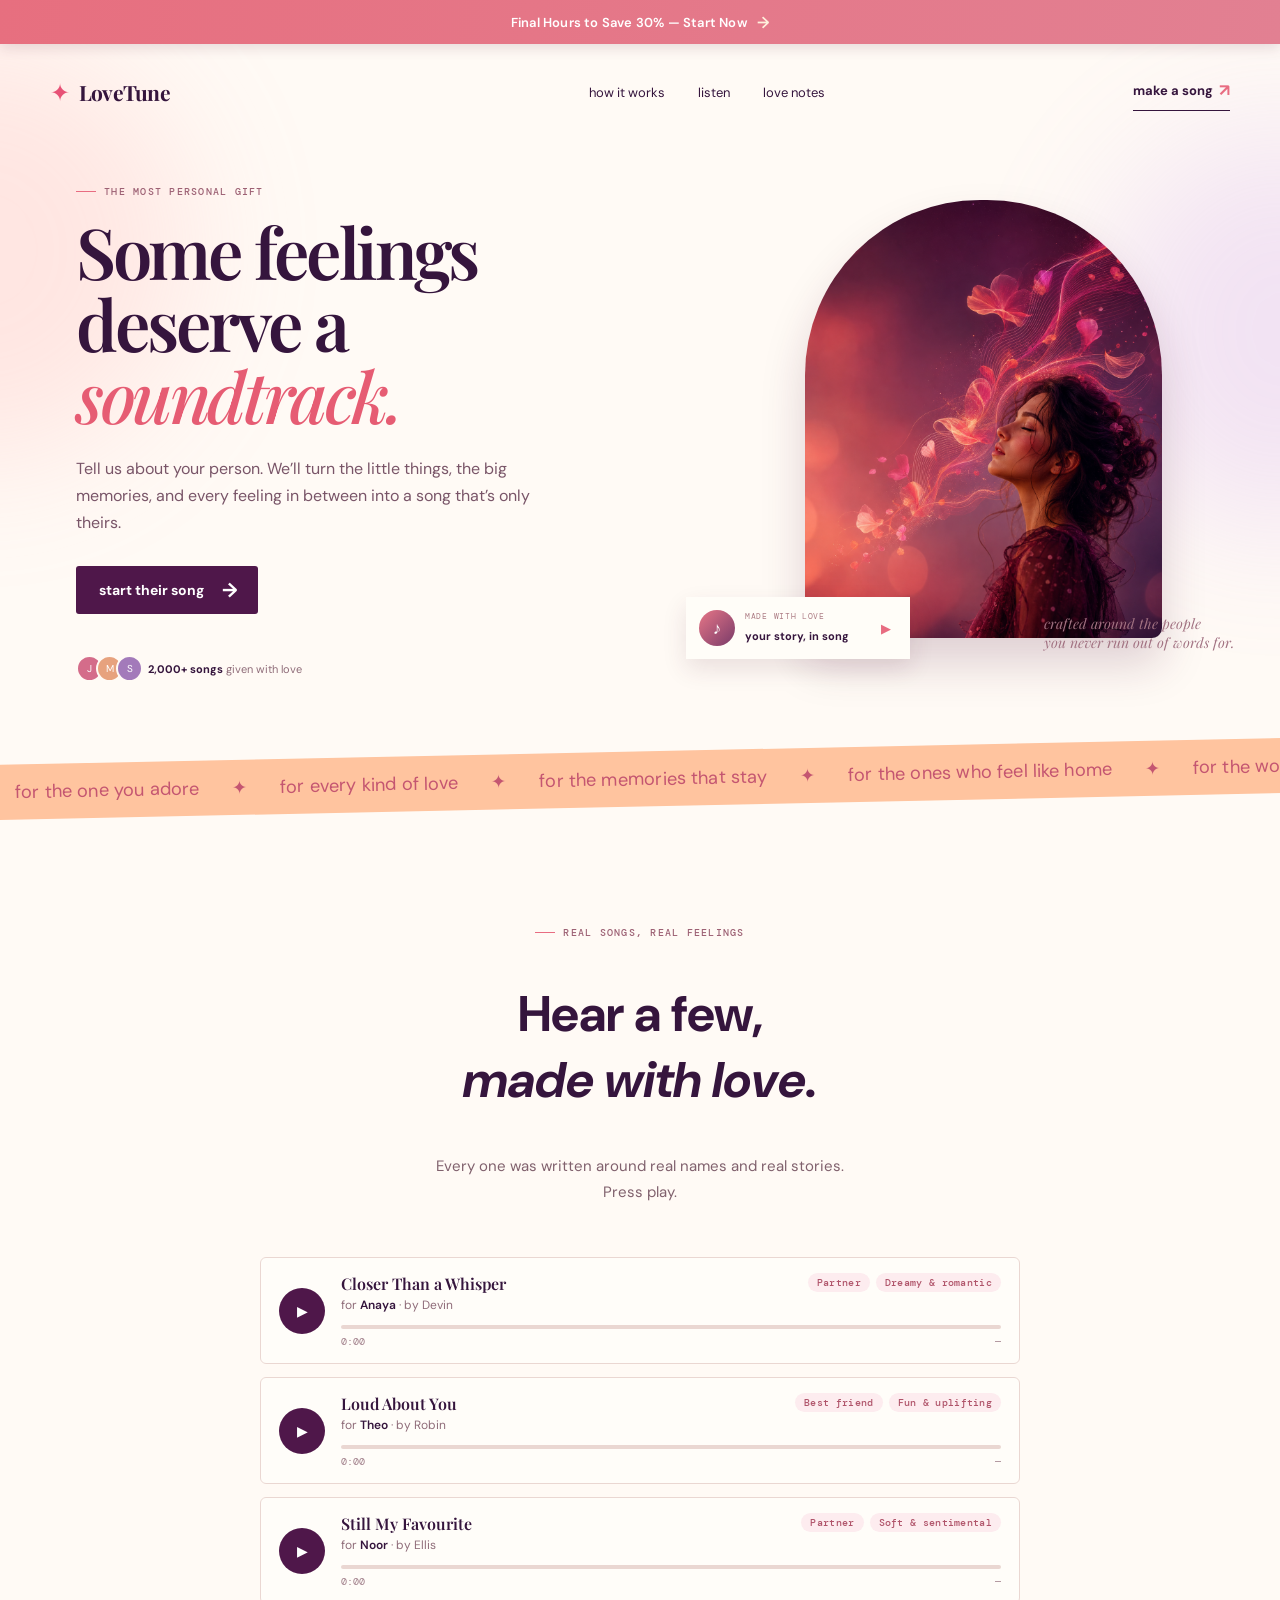
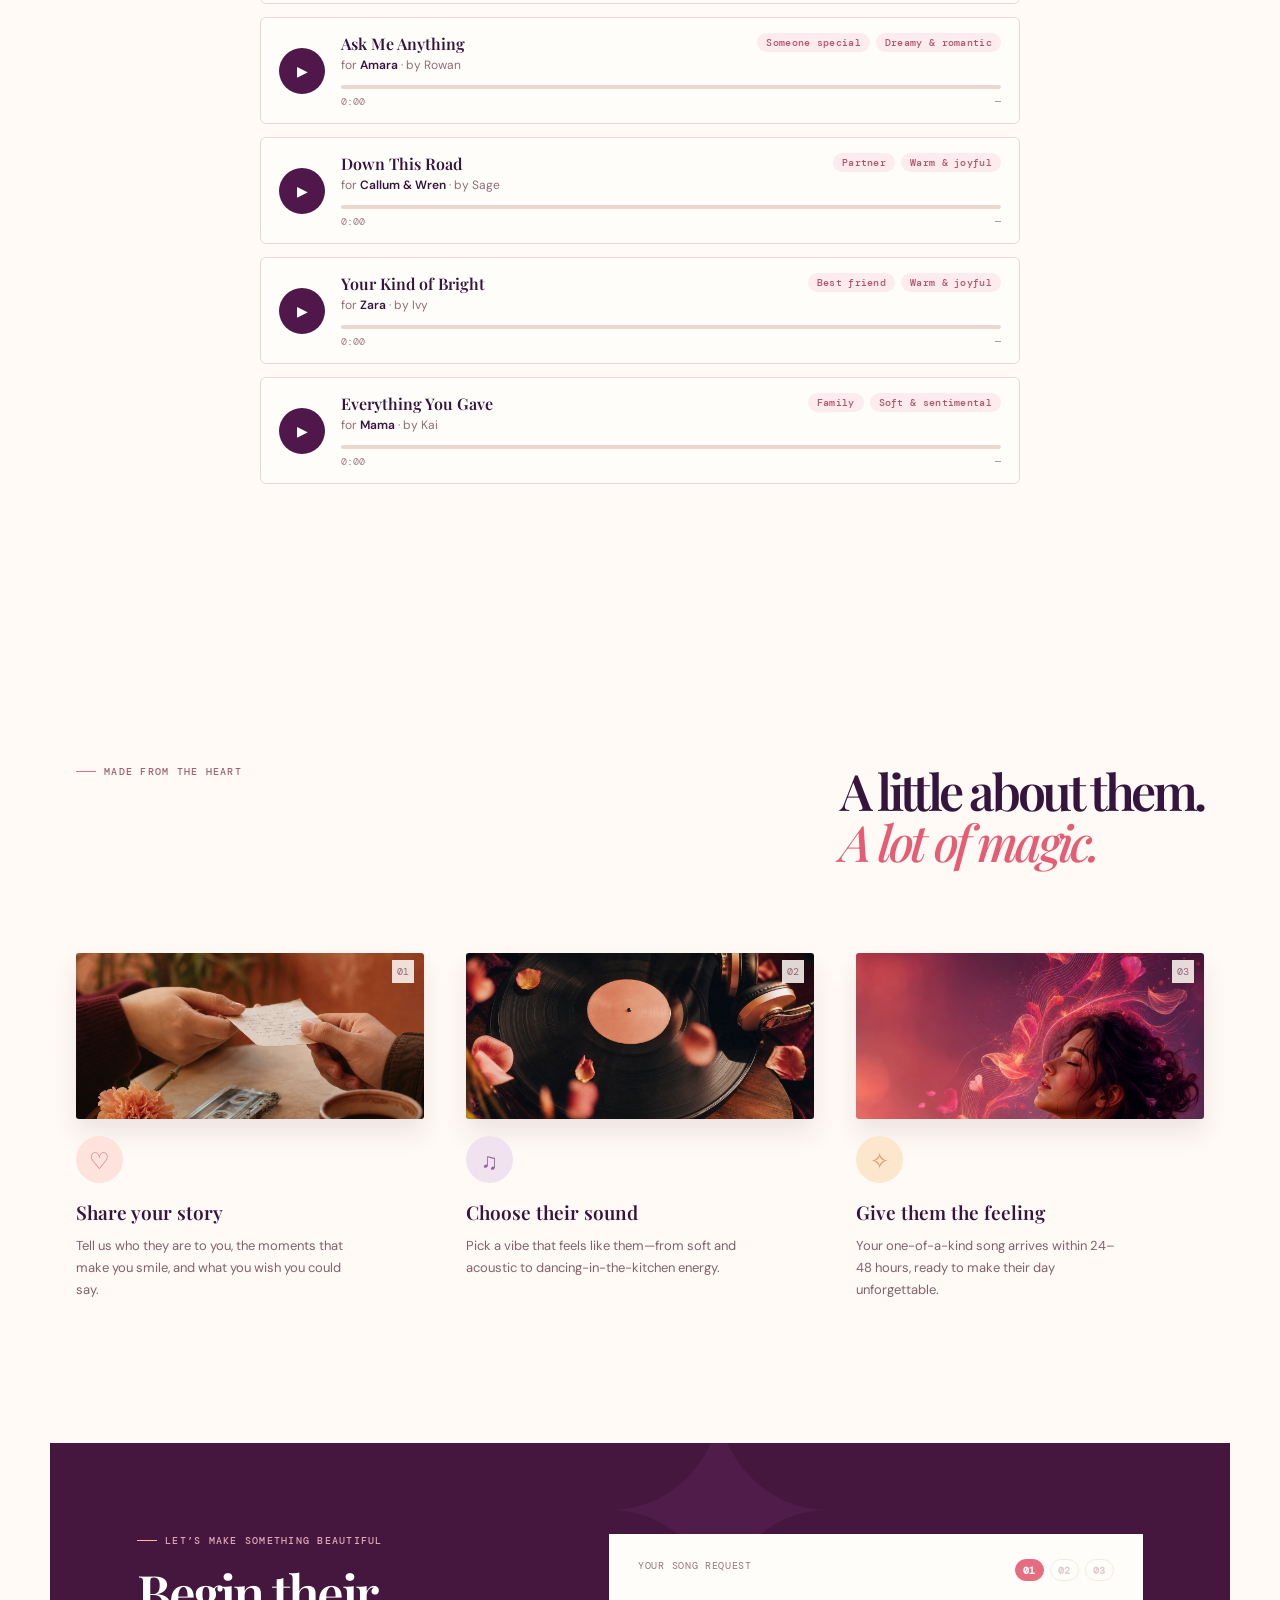
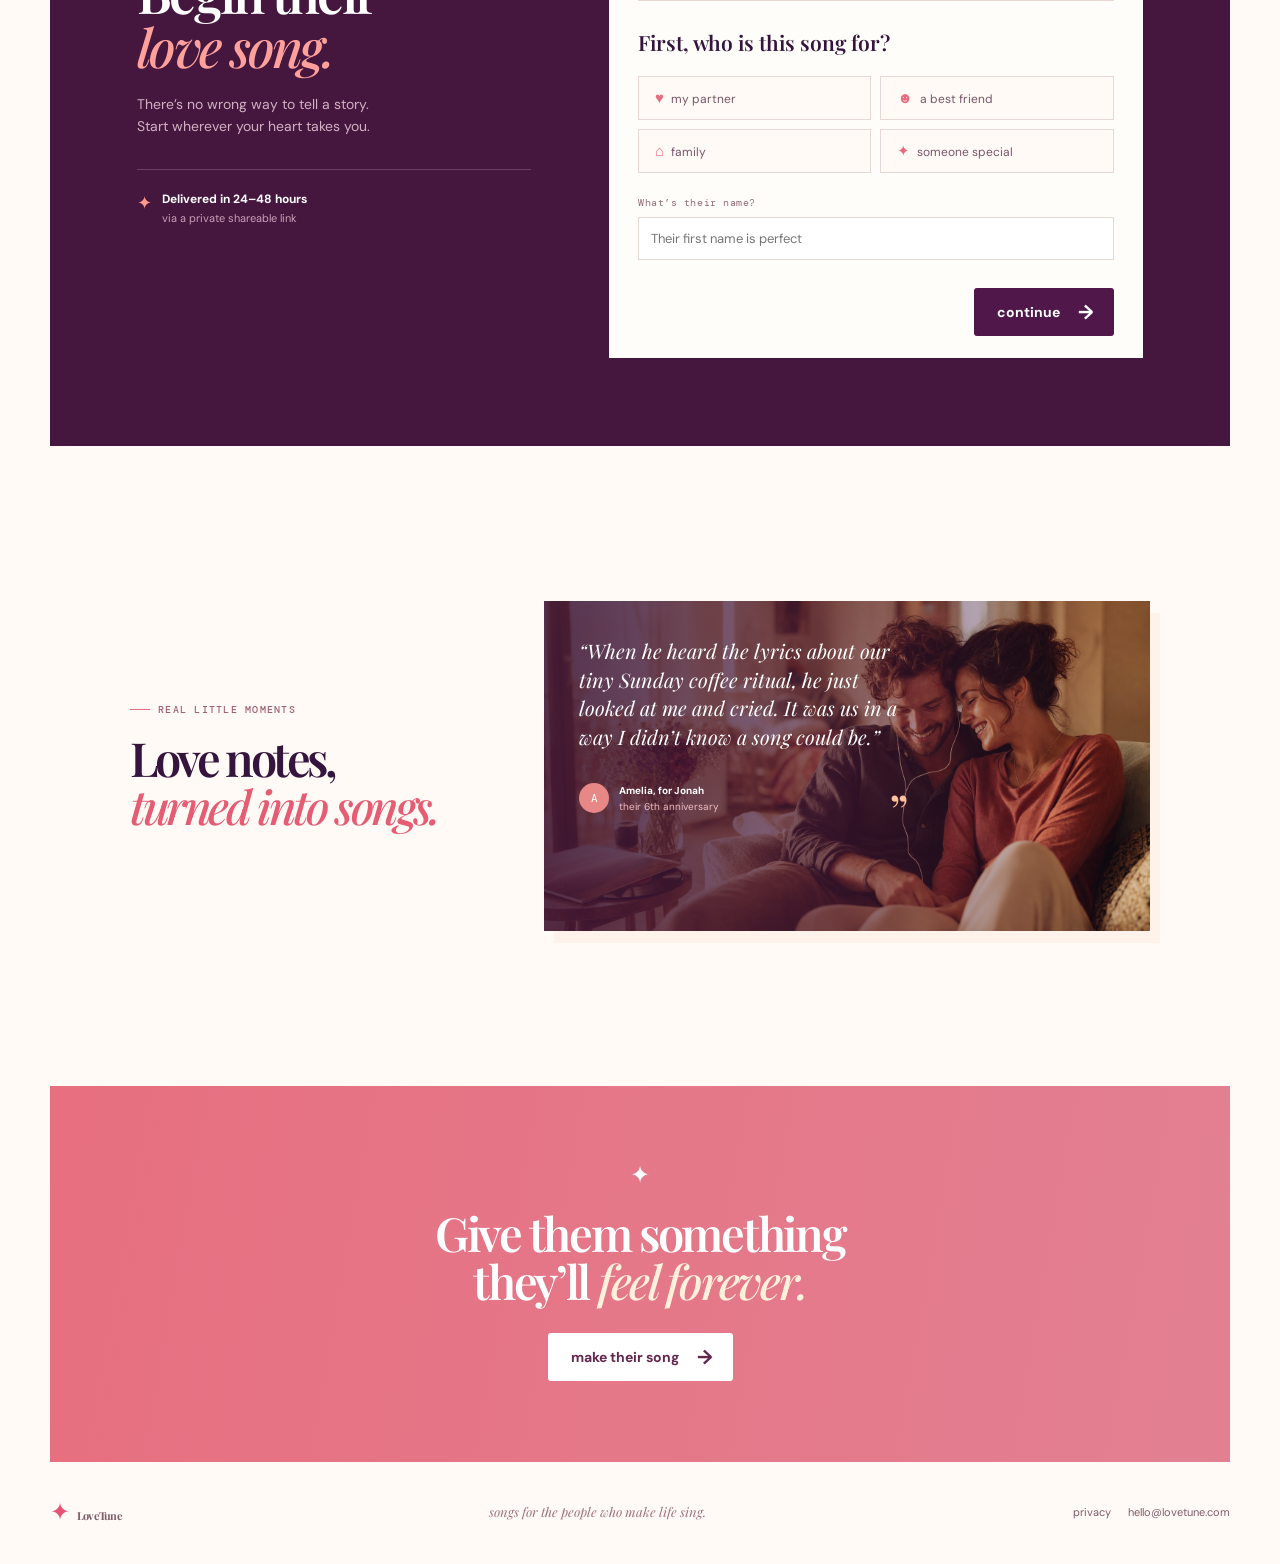
<file: index.html>
<!doctype html>
<html lang="en">
  <head>
    <meta charset="UTF-8" />
    <meta name="viewport" content="width=device-width, initial-scale=1.0" />
    <meta name="description" content="Give them a song made just for them." />
    <meta name="facebook-domain-verification" content="p0weewy6j7jniyxwv1a8r2dtb1b6bv" />
    <title>LoveTune — a song made to mean more</title>
    <script>document.documentElement.classList.add('js');</script>
    <link rel="preconnect" href="https://fonts.googleapis.com" />
    <link rel="preconnect" href="https://fonts.gstatic.com" crossorigin />
    <link href="https://fonts.googleapis.com/css2?family=DM+Mono:wght@400;500&family=DM+Sans:opsz,wght@9..40,500;9..40,600;9..40,700&family=Playfair+Display:ital,wght@500;600;700&display=swap" rel="stylesheet" />
    <link rel="stylesheet" href="style.css" />
    <!-- Meta Pixel Code -->
    <script>
      !function(f,b,e,v,n,t,s)
      {if(f.fbq)return;n=f.fbq=function(){n.callMethod?
      n.callMethod.apply(n,arguments):n.queue.push(arguments)};
      if(!f._fbq)f._fbq=n;n.push=n;n.loaded=!0;n.version='2.0';
      n.queue=[];t=b.createElement(e);t.async=!0;
      t.src=v;s=b.getElementsByTagName(e)[0];
      s.parentNode.insertBefore(t,s)}(window, document,'script',
      'https://connect.facebook.net/en_US/fbevents.js');
      fbq('set', 'autoConfig', false, '3359480404214567'); // stop auto-logged button clicks (SubscribedButtonClick)
      fbq('init', '3359480404214567');
      fbq('track', 'PageView');
    </script>
    <noscript><img height="1" width="1" style="display:none"
      src="https://www.facebook.com/tr?id=3359480404214567&ev=PageView&noscript=1"
    /></noscript>
    <!-- End Meta Pixel Code -->
    <!-- Google tag (gtag.js) -->
    <script async src="https://www.googletagmanager.com/gtag/js?id=G-3QDWN6Q4KG"></script>
    <script>
      window.dataLayer = window.dataLayer || [];
      function gtag(){dataLayer.push(arguments);}
      gtag('js', new Date());
      gtag('config', 'G-3QDWN6Q4KG');
    </script>
    <!-- End Google tag -->
  </head>
  <body>
    <a class="promo-banner" href="#create">Final Hours to Save 30% — Start Now <span>→</span></a>
    <div class="ambient ambient-one"></div><div class="ambient ambient-two"></div>
    <header class="site-header wrap">
      <a class="brand" href="#top" aria-label="LoveTune home"><span class="brand-mark">✦</span> LoveTune</a>
      <nav><a href="#how-it-works">how it works</a><a href="#samples">listen</a><a href="#stories">love notes</a></nav>
      <a class="header-cta" href="#create">make a song <span>↗</span></a>
    </header>

    <main id="top">
      <section class="hero wrap">
        <div class="hero-copy" data-stagger>
          <p class="eyebrow" data-reveal><i></i> the most personal gift</p>
          <h1 data-reveal>Some feelings<br />deserve a <em>soundtrack.</em></h1>
          <p class="hero-text" data-reveal>Tell us about your person. We’ll turn the little things, the big memories, and every feeling in between into a song that’s only theirs.</p>
          <a class="primary-btn" data-reveal href="#create">start their song <span>→</span></a>
          <div class="hero-proof" data-reveal><div class="avatars"><span>J</span><span>M</span><span>S</span></div><p><strong>2,000+ songs</strong> given with love</p></div>
        </div>
        <div class="hero-art" data-reveal="scale" style="--d:.2s">
          <div class="art-frame"><img src="assets/hero-love-song.png" alt="Dreamy portrait with floral sound waves" /><span class="top-star">✦</span></div>
          <div class="now-playing"><span class="mini-disc">♪</span><div><small>made with love</small><b>your story, in song</b></div><button class="play-button" aria-label="Play preview">▶</button></div>
          <p class="art-caption">crafted around the people<br />you never run out of words for.</p>
        </div>
      </section>

      <section class="ticker" aria-label="A special song for every person"><div class="ticker-track"><span class="ticker-half">for the one you adore <span>✦</span> for every kind of love <span>✦</span> for the memories that stay <span>✦</span> for the ones who feel like home <span>✦</span> for the words you never find <span>✦</span> for the feeling you can’t name <span>✦</span> for the one you adore <span>✦</span> for every kind of love <span>✦</span> for the memories that stay <span>✦</span> for the ones who feel like home <span>✦</span> for the words you never find <span>✦</span> for the feeling you can’t name <span>✦</span> </span><span class="ticker-half" aria-hidden="true">for the one you adore <span>✦</span> for every kind of love <span>✦</span> for the memories that stay <span>✦</span> for the ones who feel like home <span>✦</span> for the words you never find <span>✦</span> for the feeling you can’t name <span>✦</span> for the one you adore <span>✦</span> for every kind of love <span>✦</span> for the memories that stay <span>✦</span> for the ones who feel like home <span>✦</span> for the words you never find <span>✦</span> for the feeling you can’t name <span>✦</span> </span></div></section>

      <section id="samples" class="samples wrap">
        <div class="samples-intro" data-stagger>
          <p class="eyebrow" data-reveal><i></i> real songs, real feelings</p>
          <h2 data-reveal>Hear a few,<br /><em>made with love.</em></h2>
          <p data-reveal>Every one was written around real names and real stories. Press play.</p>
        </div>
        <div class="sample-list" data-stagger>
          <article class="sample" data-reveal>
            <button type="button" class="sample-play" aria-label="Play Closer Than a Whisper">▶</button>
            <div class="sample-body">
              <div class="sample-head"><div class="sample-title"><h3>Closer Than a Whisper</h3><p class="sample-meta">for <b>Anaya</b> · by Devin</p></div><div class="sample-tags"><span>Partner</span><span>Dreamy &amp; romantic</span></div></div>
              <div class="sample-bar"><div class="sample-fill"></div></div>
              <div class="sample-time"><span class="cur">0:00</span><span class="dur">—</span></div>
            </div>
            <audio preload="none" src="assets/samples/valentines-rnb.mp3"></audio>
          </article>
          <article class="sample" data-reveal>
            <button type="button" class="sample-play" aria-label="Play Loud About You">▶</button>
            <div class="sample-body">
              <div class="sample-head"><div class="sample-title"><h3>Loud About You</h3><p class="sample-meta">for <b>Theo</b> · by Robin</p></div><div class="sample-tags"><span>Best friend</span><span>Fun &amp; uplifting</span></div></div>
              <div class="sample-bar"><div class="sample-fill"></div></div>
              <div class="sample-time"><span class="cur">0:00</span><span class="dur">—</span></div>
            </div>
            <audio preload="none" src="assets/samples/date-night-rock.mp3"></audio>
          </article>
          <article class="sample" data-reveal>
            <button type="button" class="sample-play" aria-label="Play Still My Favourite">▶</button>
            <div class="sample-body">
              <div class="sample-head"><div class="sample-title"><h3>Still My Favourite</h3><p class="sample-meta">for <b>Noor</b> · by Ellis</p></div><div class="sample-tags"><span>Partner</span><span>Soft &amp; sentimental</span></div></div>
              <div class="sample-bar"><div class="sample-fill"></div></div>
              <div class="sample-time"><span class="cur">0:00</span><span class="dur">—</span></div>
            </div>
            <audio preload="none" src="assets/samples/anniversary-acoustic.mp3"></audio>
          </article>
          <article class="sample" data-reveal>
            <button type="button" class="sample-play" aria-label="Play Ask Me Anything">▶</button>
            <div class="sample-body">
              <div class="sample-head"><div class="sample-title"><h3>Ask Me Anything</h3><p class="sample-meta">for <b>Amara</b> · by Rowan</p></div><div class="sample-tags"><span>Someone special</span><span>Dreamy &amp; romantic</span></div></div>
              <div class="sample-bar"><div class="sample-fill"></div></div>
              <div class="sample-time"><span class="cur">0:00</span><span class="dur">—</span></div>
            </div>
            <audio preload="none" src="assets/samples/proposal-acoustic.mp3"></audio>
          </article>
          <article class="sample" data-reveal>
            <button type="button" class="sample-play" aria-label="Play Down This Road">▶</button>
            <div class="sample-body">
              <div class="sample-head"><div class="sample-title"><h3>Down This Road</h3><p class="sample-meta">for <b>Callum &amp; Wren</b> · by Sage</p></div><div class="sample-tags"><span>Partner</span><span>Warm &amp; joyful</span></div></div>
              <div class="sample-bar"><div class="sample-fill"></div></div>
              <div class="sample-time"><span class="cur">0:00</span><span class="dur">—</span></div>
            </div>
            <audio preload="none" src="assets/samples/wedding-country.mp3"></audio>
          </article>
          <article class="sample" data-reveal>
            <button type="button" class="sample-play" aria-label="Play Your Kind of Bright">▶</button>
            <div class="sample-body">
              <div class="sample-head"><div class="sample-title"><h3>Your Kind of Bright</h3><p class="sample-meta">for <b>Zara</b> · by Ivy</p></div><div class="sample-tags"><span>Best friend</span><span>Warm &amp; joyful</span></div></div>
              <div class="sample-bar"><div class="sample-fill"></div></div>
              <div class="sample-time"><span class="cur">0:00</span><span class="dur">—</span></div>
            </div>
            <audio preload="none" src="assets/samples/birthday-pop.mp3"></audio>
          </article>
          <article class="sample" data-reveal>
            <button type="button" class="sample-play" aria-label="Play Everything You Gave">▶</button>
            <div class="sample-body">
              <div class="sample-head"><div class="sample-title"><h3>Everything You Gave</h3><p class="sample-meta">for <b>Mama</b> · by Kai</p></div><div class="sample-tags"><span>Family</span><span>Soft &amp; sentimental</span></div></div>
              <div class="sample-bar"><div class="sample-fill"></div></div>
              <div class="sample-time"><span class="cur">0:00</span><span class="dur">—</span></div>
            </div>
            <audio preload="none" src="assets/samples/mothers-day-ballad.mp3"></audio>
          </article>
        </div>
      </section>

      <section id="how-it-works" class="how wrap">
        <div class="section-intro" data-stagger><p class="eyebrow" data-reveal><i></i> made from the heart</p><h2 data-reveal>A little about them.<br /><em>A lot of magic.</em></h2></div>
        <div class="steps" data-stagger>
          <article data-reveal><span class="step-number">01</span><div class="step-photo"><img src="assets/story-note.png" alt="A handwritten note shared across a café table" /></div><div class="step-icon">♡</div><h3>Share your story</h3><p>Tell us who they are to you, the moments that make you smile, and what you wish you could say.</p></article>
          <article data-reveal><span class="step-number">02</span><div class="step-photo"><img src="assets/song-sound.png" alt="A vinyl record surrounded by flower petals" /></div><div class="step-icon">♫</div><h3>Choose their sound</h3><p>Pick a vibe that feels like them—from soft and acoustic to dancing-in-the-kitchen energy.</p></article>
          <article data-reveal><span class="step-number">03</span><div class="step-photo"><img src="assets/hero-love-song.png" alt="Dreamy floral sound waves" /></div><div class="step-icon">✧</div><h3>Give them the feeling</h3><p>Your one-of-a-kind song arrives within 24–48 hours, ready to make their day unforgettable.</p></article>
        </div>
      </section>

      <section id="create" class="maker wrap">
        <div class="maker-heading" data-stagger><p class="eyebrow" data-reveal><i></i> let’s make something beautiful</p><h2 data-reveal>Begin their<br /><em>love song.</em></h2><p data-reveal>There’s no wrong way to tell a story. Start wherever your heart takes you.</p><div class="delivery-note" data-reveal><span>✦</span><div><b>Delivered in 24–48 hours</b><small>via a private shareable link</small></div></div></div>
        <form id="song-form" class="song-form" data-reveal="scale" style="--d:.12s">
          <div class="form-top"><span>YOUR SONG REQUEST</span><div class="step-dots" role="tablist" aria-label="Form steps"><button type="button" class="step-dot" data-goto="1" title="Who it's for">01</button><button type="button" class="step-dot" data-goto="2" title="The feeling">02</button><button type="button" class="step-dot" data-goto="3" title="Delivery">03</button></div></div>
          <div class="form-panel active" data-step="1">
            <p class="form-question">First, who is this song for?</p>
            <div class="choice-grid relationship-grid">
              <button type="button" class="choice" data-value="My partner"><span>♥</span>my partner</button><button type="button" class="choice" data-value="A best friend"><span>☻</span>a best friend</button>
              <button type="button" class="choice" data-value="A family member"><span>⌂</span>family</button><button type="button" class="choice" data-value="Someone special"><span>✦</span>someone special</button>
            </div>
            <label class="field-label" for="recipient-name">What’s their name?</label><input id="recipient-name" name="recipientName" type="text" placeholder="Their first name is perfect" required />
          </div>
          <div class="form-panel" data-step="2">
            <p class="form-question">What should the song feel like?</p>
            <div class="vibe-grid">
              <button type="button" class="vibe-choice" data-value="Soft & sentimental"><span>☁</span>Soft & sentimental</button><button type="button" class="vibe-choice" data-value="Warm & joyful"><span>☼</span>Warm & joyful</button>
              <button type="button" class="vibe-choice" data-value="Dreamy & romantic"><span>☾</span>Dreamy & romantic</button><button type="button" class="vibe-choice" data-value="Fun & uplifting"><span>✷</span>Fun & uplifting</button>
            </div>
            <label class="field-label" for="memory">Tell us a memory, an inside joke, or what makes them so special.</label><textarea id="memory" name="memory" placeholder="The more little details, the more personal it feels..." minlength="20" required></textarea>
          </div>
          <div class="form-panel" data-step="3">
            <p class="form-question">Where should we send their song?</p>
            <label class="field-label" for="your-name">Your name</label><input id="your-name" name="yourName" type="text" placeholder="So we know who made the magic" required />
            <label class="field-label" for="email">Your email</label><input id="email" name="email" type="email" placeholder="you@example.com" required />
            <p class="tiny-note">By sending this request, you agree to receive your song at this email. We’ll never share your story.</p>
          </div>
          <p class="form-error" id="form-error" role="alert" hidden></p>
          <div class="form-actions"><button type="button" id="back" class="text-btn">← back</button><button type="button" id="next" class="primary-btn">continue <span>→</span></button></div>
        </form>
      </section>

      <section id="stories" class="notes wrap"><div class="notes-heading" data-stagger><p class="eyebrow" data-reveal><i></i> real little moments</p><h2 data-reveal>Love notes,<br /><em>turned into songs.</em></h2></div><div class="note-card" data-reveal="scale"><img class="note-image" src="assets/listening-together.png" alt="A couple sharing music together at home" /><div class="note-copy"><p class="quote">“When he heard the lyrics about our tiny Sunday coffee ritual, he just looked at me and cried. It was us in a way I didn’t know a song could be.”</p><div class="quote-footer"><span class="avatar peach">A</span><p><b>Amelia, for Jonah</b><small>their 6th anniversary</small></p><span class="quote-mark">”</span></div></div></div></section>

      <section class="closing wrap" data-stagger><span>✦</span><h2 data-reveal>Give them something<br />they’ll <em>feel forever.</em></h2><a class="primary-btn light" data-reveal href="#create">make their song <span>→</span></a></section>
    </main>
    <footer class="footer wrap" data-reveal><a class="brand" href="#top"><span class="brand-mark">✦</span> LoveTune</a><p>songs for the people who make life sing.</p><div><a href="#">privacy</a><a href="#">hello@lovetune.com</a></div></footer>
    <div class="success-toast" id="success-toast" role="status"><span>✦</span><div><b>It’s on its way to being beautiful.</b><p>We’ll send your song within 24–48 hours.</p></div></div>
    <script src="script.js"></script>
  </body>
</html>
</file>
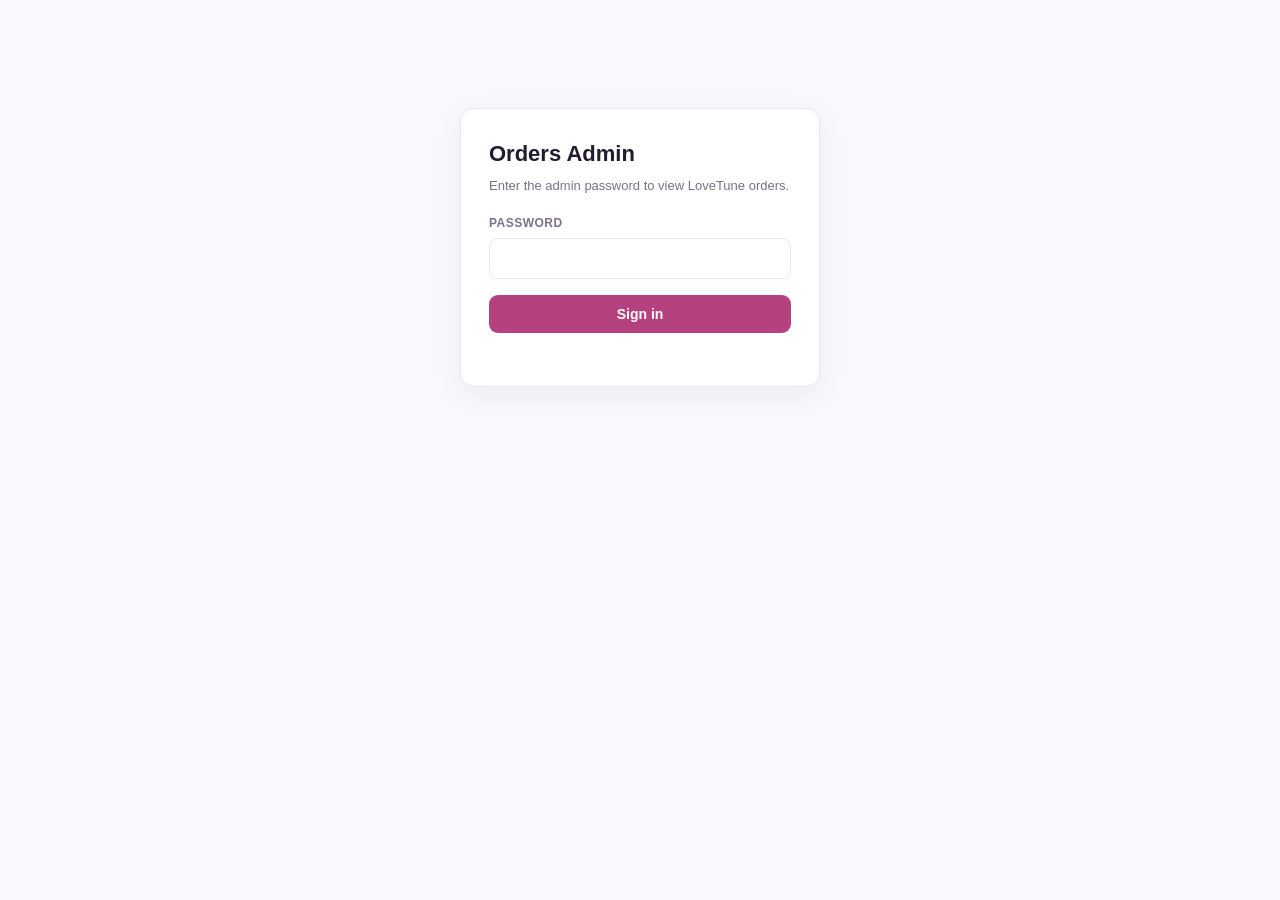
<file: admin.html>
<!doctype html>
<html lang="en">
  <head>
    <meta charset="UTF-8" />
    <meta name="viewport" content="width=device-width, initial-scale=1.0" />
    <meta name="robots" content="noindex, nofollow" />
    <title>LoveTune — Orders Admin</title>
    <style>
      :root { --ink:#231b2e; --muted:#7a7286; --line:#ece7f2; --bg:#faf7fd; --accent:#b5417f; --card:#fff; }
      * { box-sizing:border-box; }
      body { margin:0; font:15px/1.5 -apple-system,BlinkMacSystemFont,"Segoe UI",Roboto,sans-serif; color:var(--ink); background:var(--bg); }
      .wrap { max-width:1200px; margin:0 auto; padding:32px 20px 80px; }
      h1 { font-size:22px; margin:0; }
      .top { display:flex; align-items:baseline; justify-content:space-between; gap:16px; flex-wrap:wrap; margin-bottom:24px; }
      .sub { color:var(--muted); font-size:13px; }
      .gate { max-width:360px; margin:12vh auto 0; background:var(--card); border:1px solid var(--line); border-radius:14px; padding:28px; box-shadow:0 8px 30px rgba(80,40,90,.06); }
      .gate h1 { margin-bottom:6px; }
      .gate p { color:var(--muted); font-size:13px; margin:0 0 18px; }
      label { display:block; font-size:12px; font-weight:600; color:var(--muted); margin-bottom:6px; text-transform:uppercase; letter-spacing:.04em; }
      input[type=password], input[type=search] { width:100%; padding:11px 13px; border:1px solid var(--line); border-radius:9px; font-size:15px; background:#fff; }
      input:focus { outline:none; border-color:var(--accent); }
      button { cursor:pointer; border:none; border-radius:9px; padding:11px 16px; font-size:14px; font-weight:600; background:var(--accent); color:#fff; }
      button.secondary { background:#fff; color:var(--ink); border:1px solid var(--line); }
      button:disabled { opacity:.55; cursor:default; }
      .gate button { width:100%; margin-top:16px; }
      .err { color:#c0392b; font-size:13px; margin-top:12px; min-height:1em; }
      .controls { display:flex; gap:10px; align-items:center; margin-bottom:16px; flex-wrap:wrap; }
      .controls input[type=search] { max-width:280px; }
      .stat { font-size:13px; color:var(--muted); }
      .table-scroll { overflow-x:auto; border:1px solid var(--line); border-radius:12px; background:var(--card); }
      table { width:100%; border-collapse:collapse; font-size:13px; }
      th, td { text-align:left; padding:10px 12px; border-bottom:1px solid var(--line); vertical-align:top; white-space:nowrap; }
      th { position:sticky; top:0; background:#f4eefa; font-size:11px; text-transform:uppercase; letter-spacing:.04em; color:var(--muted); }
      tr:last-child td { border-bottom:none; }
      td.memory { white-space:normal; min-width:240px; max-width:340px; color:var(--muted); }
      .badge { display:inline-block; padding:2px 8px; border-radius:999px; font-size:11px; font-weight:600; text-transform:capitalize; }
      .b-paid { background:#e4f7ec; color:#1f8a4c; }
      .b-pending { background:#fef4e0; color:#b7791f; }
      .b-failed { background:#fde8e8; color:#c0392b; }
      .b-default { background:#eee; color:#555; }
      .mode { font-size:11px; color:var(--muted); text-transform:uppercase; }
      a.email { color:var(--accent); text-decoration:none; }
      .empty { padding:40px; text-align:center; color:var(--muted); }
    </style>
  </head>
  <body>
    <!-- Login gate -->
    <div id="gate" class="gate">
      <h1>Orders Admin</h1>
      <p>Enter the admin password to view LoveTune orders.</p>
      <form id="login-form">
        <label for="pw">Password</label>
        <input type="password" id="pw" autocomplete="current-password" required />
        <button type="submit" id="login-btn">Sign in</button>
        <div class="err" id="login-err"></div>
      </form>
    </div>

    <!-- Dashboard -->
    <div id="app" class="wrap" hidden>
      <div class="top">
        <div>
          <h1>LoveTune Orders</h1>
          <div class="sub" id="summary">—</div>
        </div>
        <button class="secondary" id="logout-btn">Sign out</button>
      </div>
      <div class="controls">
        <input type="search" id="filter" placeholder="Filter by name, email, status…" />
        <button class="secondary" id="refresh-btn">Refresh</button>
        <span class="stat" id="stat"></span>
      </div>
      <div class="table-scroll">
        <table>
          <thead>
            <tr>
              <th>Created</th>
              <th>Status</th>
              <th>Recipient</th>
              <th>Relationship</th>
              <th>Vibe</th>
              <th>From</th>
              <th>Email</th>
              <th>Amount</th>
              <th>Memory</th>
            </tr>
          </thead>
          <tbody id="rows"></tbody>
        </table>
        <div class="empty" id="empty" hidden>No orders yet.</div>
      </div>
    </div>

    <script>
      const ENDPOINT = 'https://nwglxofwdutesoskzyys.supabase.co/functions/v1/admin-orders';
      // Public anon key — safe to expose; the function enforces the admin password.
      const ANON_KEY = 'eyJhbGciOiJIUzI1NiIsInR5cCI6IkpXVCJ9.eyJpc3MiOiJzdXBhYmFzZSIsInJlZiI6Im53Z2x4b2Z3ZHV0ZXNvc2t6eXlzIiwicm9sZSI6ImFub24iLCJpYXQiOjE3ODMwNzc4NTUsImV4cCI6MjA5ODY1Mzg1NX0.uLS2jPcp7IxxxPRzA8ggVSKO-pFBpNnpeOSz7Ra9lXo';

      const gate = document.getElementById('gate');
      const app = document.getElementById('app');
      const loginForm = document.getElementById('login-form');
      const loginErr = document.getElementById('login-err');
      const loginBtn = document.getElementById('login-btn');
      const rows = document.getElementById('rows');
      const empty = document.getElementById('empty');
      const filterInput = document.getElementById('filter');
      const stat = document.getElementById('stat');
      const summary = document.getElementById('summary');

      let password = sessionStorage.getItem('lt_admin_pw') || '';
      let allOrders = [];

      async function fetchOrders(pw) {
        const res = await fetch(ENDPOINT, {
          method: 'POST',
          headers: {
            'Content-Type': 'application/json',
            'apikey': ANON_KEY,
            'Authorization': 'Bearer ' + ANON_KEY,
            'x-admin-password': pw,
          },
          body: JSON.stringify({ limit: 500 }),
        });
        const data = await res.json().catch(() => ({}));
        if (!res.ok) throw new Error(data.error || ('Request failed (' + res.status + ')'));
        return data.orders || [];
      }

      function esc(s) {
        return String(s == null ? '' : s).replace(/[&<>"]/g, c => (
          { '&':'&amp;', '<':'&lt;', '>':'&gt;', '"':'&quot;' }[c]
        ));
      }

      function money(amount, currency) {
        if (amount == null) return '—';
        try {
          return new Intl.NumberFormat('en-US', { style:'currency', currency: currency || 'USD' })
            .format(amount / 100);
        } catch { return (amount / 100).toFixed(2) + ' ' + (currency || ''); }
      }

      function badge(status) {
        const s = (status || '').toLowerCase();
        const cls = s === 'paid' ? 'b-paid' : s === 'pending' ? 'b-pending' : s === 'failed' ? 'b-failed' : 'b-default';
        return '<span class="badge ' + cls + '">' + esc(status || 'unknown') + '</span>';
      }

      function render(list) {
        rows.innerHTML = list.map(o => (
          '<tr>' +
            '<td>' + esc(new Date(o.created_at).toLocaleString()) + '</td>' +
            '<td>' + badge(o.status) + '<div class="mode">' + esc(o.mode || '') + '</div></td>' +
            '<td>' + esc(o.recipient_name) + '</td>' +
            '<td>' + esc(o.recipient_relationship) + '</td>' +
            '<td>' + esc(o.vibe) + '</td>' +
            '<td>' + esc(o.sender_name) + '</td>' +
            '<td><a class="email" href="mailto:' + esc(o.sender_email) + '">' + esc(o.sender_email) + '</a></td>' +
            '<td>' + esc(money(o.amount, o.currency)) + '</td>' +
            '<td class="memory">' + esc(o.memory) + '</td>' +
          '</tr>'
        )).join('');
        empty.hidden = list.length > 0;
        stat.textContent = list.length + ' shown';
      }

      function applyFilter() {
        const q = filterInput.value.trim().toLowerCase();
        if (!q) return render(allOrders);
        render(allOrders.filter(o => [o.recipient_name, o.sender_name, o.sender_email, o.status, o.vibe, o.recipient_relationship]
          .some(v => String(v || '').toLowerCase().includes(q))));
      }

      async function load() {
        stat.textContent = 'Loading…';
        try {
          allOrders = await fetchOrders(password);
          const paid = allOrders.filter(o => (o.status || '').toLowerCase() === 'paid');
          const revenue = paid.reduce((sum, o) => sum + (o.amount || 0), 0);
          summary.textContent = allOrders.length + ' orders • ' + paid.length + ' paid • ' + money(revenue, 'USD') + ' collected';
          applyFilter();
        } catch (e) {
          if (String(e.message).includes('Unauthorized')) { signOut(); loginErr.textContent = 'Session expired — sign in again.'; }
          else stat.textContent = 'Error: ' + e.message;
        }
      }

      function showApp() { gate.hidden = true; app.hidden = false; load(); }
      function signOut() {
        password = '';
        sessionStorage.removeItem('lt_admin_pw');
        app.hidden = true; gate.hidden = false;
        document.getElementById('pw').value = '';
      }

      loginForm.addEventListener('submit', async (e) => {
        e.preventDefault();
        loginErr.textContent = '';
        loginBtn.disabled = true; loginBtn.textContent = 'Checking…';
        const pw = document.getElementById('pw').value;
        try {
          allOrders = await fetchOrders(pw); // validates password
          password = pw;
          sessionStorage.setItem('lt_admin_pw', pw);
          showApp();
        } catch (err) {
          loginErr.textContent = String(err.message).includes('Unauthorized') ? 'Incorrect password.' : err.message;
        } finally {
          loginBtn.disabled = false; loginBtn.textContent = 'Sign in';
        }
      });

      document.getElementById('logout-btn').addEventListener('click', signOut);
      document.getElementById('refresh-btn').addEventListener('click', load);
      filterInput.addEventListener('input', applyFilter);

      // Auto-resume if a password is already stored this session.
      if (password) showApp();
    </script>
  </body>
</html>
</file>
<file: style.css>
:root {
  --ink:#35153d; --plum:#4f174a; --rose:#e86c81; --peach:#ffc49f;
  --paper:#fffaf5; --line:#ead7d2; --muted:#846371;
  --sans:'DM Sans',sans-serif; --serif:'Playfair Display',serif; --mono:'DM Mono',monospace;
}
* { box-sizing:border-box; }
html { scroll-behavior:smooth; -webkit-text-size-adjust:100%; }
body { margin:0; overflow-x:hidden; background:var(--paper); color:var(--ink); font-family:var(--sans); }
.wrap { width:min(1180px,calc(100% - 48px)); margin:0 auto; }
.ambient { position:absolute; z-index:-1; border-radius:50%; filter:blur(70px); opacity:.22; }
.ambient-one { width:420px; height:420px; top:40px; left:-230px; background:#ff9e9e; }
.ambient-two { width:360px; height:400px; top:130px; right:-180px; background:#c492ec; }

.promo-banner { position:sticky; top:0; z-index:20; display:flex; align-items:center; justify-content:center; gap:9px; min-height:44px; padding:11px 16px; background:linear-gradient(100deg,#e76f7f,#e28092); color:#fff; font:600 13px var(--sans); letter-spacing:.2px; text-align:center; text-decoration:none; box-shadow:0 4px 14px rgba(82,31,56,.14); }
.promo-banner span { color:#fff0dc; font-size:16px; transition:transform .25s ease; }
.promo-banner:hover span { transform:translateX(4px); }

.site-header { height:96px; display:flex; align-items:center; justify-content:space-between; }
.brand { color:var(--ink); font:700 21px var(--serif); letter-spacing:-.7px; text-decoration:none; }
.brand-mark { margin-right:5px; color:#e75276; font:24px var(--sans); }
nav { display:flex; gap:33px; margin-left:110px; }
nav a,.footer a { color:var(--ink); font-size:13px; text-decoration:none; }
.header-cta { display:flex; align-items:center; min-height:38px; padding-bottom:3px; border-bottom:1px solid var(--ink); color:var(--ink); font-size:13px; font-weight:700; text-decoration:none; }
.header-cta span { margin-left:6px; color:var(--rose); font-size:17px; }

.hero { display:grid; grid-template-columns:1.03fr .97fr; align-items:center; gap:60px; min-height:608px; padding:45px 26px 70px; }
.eyebrow { display:flex; align-items:center; gap:8px; margin:0 0 18px; color:#9d6174; font:500 10px var(--mono); letter-spacing:1.25px; text-transform:uppercase; }
.eyebrow i { display:block; width:20px; height:1px; background:var(--rose); }
.hero h1,.how h2,.maker h2,.notes h2,.closing h2 { margin:0; font:600 clamp(49px,5.5vw,73px)/1.02 var(--serif); letter-spacing:-3.4px; }
.hero h1 em,.how h2 em,.maker h2 em,.notes h2 em,.closing h2 em { color:#e65c73; font-weight:500; }
.hero-text { max-width:460px; margin:24px 0 29px; color:#795568; font-size:16px; line-height:1.7; }
.primary-btn { display:inline-flex; align-items:center; justify-content:center; gap:18px; min-height:48px; padding:13px 20px 13px 23px; border:0; border-radius:3px; background:var(--plum); color:white; font:700 14px var(--sans); cursor:pointer; text-decoration:none; touch-action:manipulation; transition:transform .2s,background .2s; }
.primary-btn:hover { background:#68205e; transform:translateY(-2px); }
.primary-btn span { font-size:20px; line-height:12px; }
.hero-proof { display:flex; align-items:center; gap:12px; margin-top:41px; }
.hero-proof p { margin:0; color:#8f6c79; font-size:11px; }.hero-proof strong{color:var(--ink)}
.avatars { display:flex; }.avatars span { display:grid; width:27px; height:27px; margin-right:-7px; place-items:center; border:2px solid var(--paper); border-radius:50%; background:#d46c8a; color:white; font-size:10px; }.avatars span:nth-child(2){background:#e7a27e}.avatars span:nth-child(3){background:#a37aba}
.hero-art { position:relative; height:477px; }.art-frame { position:absolute; top:5px; right:42px; width:357px; height:438px; overflow:hidden; border-radius:175px 175px 10px 10px; box-shadow:0 26px 45px rgba(75,22,59,.18); }.art-frame img { width:100%; height:100%; object-fit:cover; }.top-star { position:absolute; top:29px; right:28px; color:white; font-size:27px; }
.now-playing { position:absolute; z-index:1; bottom:13px; left:0; display:flex; align-items:center; gap:10px; min-width:224px; padding:13px; background:#fffdf8; box-shadow:0 10px 25px rgba(82,31,56,.12); }.mini-disc { display:grid; width:36px; height:36px; place-items:center; border-radius:50%; background:linear-gradient(135deg,#e77687,#793b69); color:white; font-size:17px; }.now-playing small { display:block; margin-bottom:3px; color:#ad7d85; font:8px var(--mono); letter-spacing:.7px; text-transform:uppercase; }.now-playing b { font-size:11px; }.play-button { margin-left:auto; border:0; background:transparent; color:var(--rose); cursor:pointer; }
.art-caption { position:absolute; right:-30px; bottom:5px; color:#a27282; font:italic 14px/1.35 var(--serif); }
.ticker { overflow:hidden; padding:15px 0; background:var(--peach); color:#6d284d; font:18px var(--serif); white-space:nowrap; transform:rotate(-1.2deg) scale(1.02); }.ticker-track { display:flex; width:max-content; animation:scroll 60s linear infinite; }.ticker-half { flex:0 0 auto; }.ticker span { margin:0 27px; color:#c45671; font-family:var(--sans); }@keyframes scroll{to{transform:translateX(-50%)}}

.how { padding:157px 26px 142px; }.section-intro { display:flex; align-items:flex-start; justify-content:space-between; }.how h2,.notes h2 { font-size:50px; }.steps { display:grid; grid-template-columns:repeat(3,1fr); gap:42px; margin-top:66px; }.steps article { position:relative; padding-top:20px; }.step-number { position:absolute; z-index:1; top:27px; right:10px; padding:5px; background:rgba(255,250,245,.86); color:#8e6674; font:10px var(--mono); }.step-photo { height:166px; overflow:hidden; margin:0 0 17px; border-radius:3px; box-shadow:0 14px 24px rgba(92,42,63,.1); }.step-photo img { display:block; width:100%; height:100%; object-fit:cover; transition:transform .45s ease; }.steps article:hover .step-photo img { transform:scale(1.05); }.steps article:nth-child(3) .step-photo img { object-position:58% 45%; }.step-icon { display:grid; width:47px; height:47px; margin-bottom:16px; place-items:center; border-radius:50%; background:#fde3dc; color:#d46e83; font:23px var(--serif); }.steps article:nth-child(2) .step-icon { background:#f1e2f0; color:#96639b; }.steps article:nth-child(3) .step-icon { background:#fce6cd; color:#e09b63; }.steps h3 { margin:0 0 10px; font:600 19px var(--serif); }.steps p { max-width:270px; margin:0; color:#80616d; font-size:13px; line-height:1.7; }

.maker { position:relative; display:grid; grid-template-columns:.85fr 1.15fr; gap:78px; overflow:hidden; margin-bottom:155px; padding:91px 87px 88px; background:#45173f; color:white; }.maker:before { position:absolute; top:-115px; right:33%; color:#592154; content:'✦'; font-size:290px; opacity:.55; }.maker-heading { position:relative; }.maker .eyebrow { color:#dfa9ba; }.maker .eyebrow i { background:#ffb6a7; }.maker h2 { font-size:53px; letter-spacing:-2.7px; }.maker h2 em { color:#ffa09b; }.maker-heading>p:not(.eyebrow) { max-width:266px; margin:20px 0 31px; color:#d2b1c3; font-size:14px; line-height:1.6; }.delivery-note { display:flex; gap:10px; align-items:flex-start; padding-top:21px; border-top:1px solid #6e3e67; }.delivery-note>span { color:#ff9a8e; font-size:18px; }.delivery-note b { display:block; font-size:12px; }.delivery-note small { display:block; margin-top:4px; color:#c9a0b7; font-size:11px; }
.song-form { position:relative; z-index:1; min-height:424px; padding:25px 29px 22px; background:#fffdf9; color:var(--ink); }.form-top { display:flex; justify-content:space-between; padding-bottom:19px; border-bottom:1px solid var(--line); color:#97727d; font:10px var(--mono); letter-spacing:.7px; }.form-top b { color:var(--rose); }.form-panel { display:none; padding-top:27px; }.form-panel.active { display:block; }.form-question { margin:0 0 20px; font:600 21px var(--serif); }.choice-grid,.vibe-grid { display:grid; grid-template-columns:repeat(2,1fr); gap:9px; }.choice-grid { margin-bottom:23px; }.choice,.vibe-choice { min-height:44px; border:1px solid #e8d8d4; background:#fffaf5; color:#77566a; font:12px var(--sans); cursor:pointer; text-align:left; touch-action:manipulation; transition:.2s; }.choice span,.vibe-choice span { margin:0 7px 0 10px; color:var(--rose); font-size:15px; }.choice:hover,.choice.selected,.vibe-choice:hover,.vibe-choice.selected { border-color:#d9778d; background:#fff0ed; color:var(--ink); }.field-label { display:block; margin:15px 0 8px; color:#926c78; font:10px var(--mono); letter-spacing:.55px; }input,textarea { width:100%; padding:12px; border:1px solid #e8d8d4; background:white; color:var(--ink); font:13px var(--sans); outline-color:#da7d8f; }textarea { height:105px; resize:vertical; }.tiny-note { margin:16px 0; color:#a08389; font-size:10px; line-height:1.5; }.form-actions { position:absolute; right:29px; bottom:22px; left:29px; display:flex; align-items:center; justify-content:space-between; }.text-btn { display:inline-flex; align-items:center; gap:7px; min-height:40px; padding:8px 16px; border:1px solid #e2d1d1; border-radius:3px; background:#fff; color:#7a5866; font:600 12px var(--sans); cursor:pointer; touch-action:manipulation; transition:border-color .2s,background .2s,color .2s; }.text-btn:hover { border-color:#d9778d; background:#fff0ed; color:var(--ink); }.text-btn[disabled] { visibility:hidden; }.step-dots { display:flex; gap:6px; }.step-dot { min-width:27px; height:22px; padding:0 7px; border:1px solid var(--line); border-radius:11px; background:transparent; color:#bd9fa9; font:600 10px var(--mono); letter-spacing:.5px; cursor:pointer; touch-action:manipulation; transition:.18s; }.step-dot.done { border-color:#e6adba; color:var(--rose); }.step-dot.done:hover { border-color:#d9778d; background:#fff0ed; color:var(--ink); }.step-dot.active { border-color:var(--rose); background:var(--rose); color:#fff; cursor:default; }.step-dot:disabled { cursor:default; opacity:.5; }.form-error { position:absolute; right:29px; bottom:60px; left:29px; margin:0; padding:9px 12px; border-left:2px solid #d3596f; border-radius:2px; background:#fdecef; color:#a83553; font:12px var(--sans); }.form-error[hidden] { display:none; }.primary-btn[disabled] { opacity:.7; cursor:default; transform:none; }

.notes { display:grid; grid-template-columns:.8fr 1.4fr; gap:68px; align-items:center; padding:0 80px 155px; }.notes h2 { font-size:47px; }.note-card { position:relative; min-height:330px; overflow:hidden; background:#5a2548; box-shadow:10px 12px 0 #fff2ea; transform:rotate(1.5deg); }.note-image { position:absolute; inset:0; width:100%; height:100%; object-fit:cover; }.note-card:after { position:absolute; inset:0; background:linear-gradient(90deg,rgba(62,21,53,.88),rgba(76,25,56,.64) 48%,rgba(76,25,56,.08)); content:''; }.note-copy { position:relative; z-index:1; width:66%; padding:36px 35px; color:white; }.quote { margin:0 0 27px; color:white; font:italic 20px/1.43 var(--serif); }.quote-footer { display:flex; align-items:center; gap:10px; }.avatar { display:grid; width:30px; height:30px; place-items:center; border-radius:50%; background:#e78887; color:white; font:11px var(--mono); }.quote-footer p { margin:0; }.quote-footer b,.quote-footer small { display:block; font-size:10px; }.quote-footer small { margin-top:3px; color:#f0bdc2; }.quote-mark { height:40px; margin-left:auto; color:#ffc09e; font:48px var(--serif); }
.closing { display:flex; flex-direction:column; align-items:center; padding:73px 20px 81px; background:linear-gradient(100deg,#e76f7f,#e28092); color:white; text-align:center; }.closing>span { margin-bottom:19px; font-size:24px; }.closing h2 { font-size:47px; letter-spacing:-2.3px; }.closing h2 em { color:#fff0dc; }.closing .primary-btn { margin-top:28px; background:white; color:#64274e; }.footer { display:flex; align-items:center; justify-content:space-between; padding:34px 0 37px; }.footer p { margin:0; color:#9b727b; font:italic 13px var(--serif); }.footer div { display:flex; gap:17px; }.footer a { color:#805b69; font-size:11px; }.success-toast { position:fixed; z-index:5; right:24px; bottom:24px; display:none; gap:11px; align-items:flex-start; padding:18px 21px; border-left:3px solid var(--rose); background:#fffaf6; color:var(--ink); box-shadow:0 15px 42px rgba(70,22,61,.23); }.success-toast.show { display:flex; }.success-toast span { color:var(--rose); font-size:18px; }.success-toast b { font-size:13px; }.success-toast p { margin:5px 0 0; color:#8c6d78; font-size:11px; }

.samples { padding:120px 26px 124px; }.samples-intro { max-width:620px; margin:0 auto 52px; text-align:center; }.samples-intro .eyebrow { justify-content:center; }.samples-intro h2 { font-size:50px; }.samples-intro>p:last-child { margin:18px auto 0; max-width:450px; color:#80616d; font-size:15px; line-height:1.7; }.sample-list { display:grid; gap:13px; max-width:760px; margin:0 auto; }.sample { display:flex; align-items:center; gap:16px; padding:15px 18px; background:#fffdf9; border:1px solid var(--line); border-radius:6px; transition:border-color .25s,box-shadow .25s,transform .25s; }.sample:hover { border-color:#e3b9c2; box-shadow:0 10px 26px rgba(92,42,63,.08); transform:translateY(-2px); }.sample.playing { border-color:#d9778d; box-shadow:0 14px 32px rgba(92,42,63,.13); }.sample-play { display:grid; place-items:center; width:46px; height:46px; flex:0 0 auto; border:0; border-radius:50%; background:var(--plum); color:#fff; font-size:14px; line-height:1; cursor:pointer; touch-action:manipulation; transition:transform .2s,background .2s; }.sample-play:hover { transform:scale(1.07); background:#68205e; }.sample.playing .sample-play { background:var(--rose); }.sample-body { flex:1; min-width:0; }.sample-head { display:flex; align-items:flex-start; justify-content:space-between; gap:12px; }.sample-head h3 { margin:0; font:600 16px var(--serif); color:var(--ink); }.sample-meta { margin:3px 0 0; color:#8f6c79; font-size:12px; }.sample-meta b { color:var(--ink); font-weight:600; }.sample-tags { display:flex; gap:6px; flex-shrink:0; }.sample-tags span { padding:3px 9px; border-radius:11px; background:#fdecef; color:#b0546a; font:500 10px var(--mono); letter-spacing:.3px; white-space:nowrap; }.sample-bar { height:4px; margin:12px 0 6px; border-radius:3px; background:var(--line); overflow:hidden; cursor:pointer; }.sample-fill { width:0; height:100%; border-radius:3px; background:linear-gradient(90deg,var(--rose),#a9518a); }.sample-time { display:flex; justify-content:space-between; color:#a2818c; font:10px var(--mono); }
@media (max-width:520px) { .samples{padding:90px 0 96px}.samples-intro h2{font-size:40px}.sample{gap:12px;padding:14px}.sample-head{flex-direction:column;gap:7px}.sample-tags{order:2} }

@media (max-width:800px) { .wrap{width:min(100% - 32px,580px)} nav{display:none}.site-header{height:78px}.hero{grid-template-columns:1fr;gap:40px;padding:48px 0 75px}.hero-art{height:390px}.art-frame{right:20px;width:285px;height:365px}.art-caption{right:0}.how{padding:100px 0}.section-intro{display:block}.steps{grid-template-columns:1fr;gap:38px;margin-top:45px}.steps article{padding:0 0 6px}.step-photo{height:210px;max-width:380px}.step-number{top:8px;right:9px}.maker{grid-template-columns:1fr;gap:42px;margin-bottom:95px;padding:60px 24px}.song-form{min-height:445px}.notes{grid-template-columns:1fr;gap:45px;padding:0 0 100px}.note-card{min-height:360px;transform:none}.note-copy{width:74%;padding:35px 30px}.footer{flex-wrap:wrap;gap:16px}.footer p{order:3;width:100%}.closing h2{font-size:39px} }
@media (max-width:430px) { .site-header{padding-top:max(0px,env(safe-area-inset-top))}.header-cta{min-height:44px}.hero h1{font-size:50px;letter-spacing:-2.5px}.art-frame{right:3px}.now-playing{left:-8px}.choice-grid,.vibe-grid{grid-template-columns:1fr}.form-panel{padding-top:20px}.form-actions{bottom:16px}.song-form{min-height:500px}.notes h2,.how h2{font-size:42px}.maker h2{font-size:46px}input,textarea{font-size:16px}.step-photo{height:185px}.note-card{min-height:410px}.note-copy{width:100%;padding:28px 25px}.note-card:after{background:linear-gradient(180deg,rgba(62,21,53,.88),rgba(76,25,56,.67) 58%,rgba(76,25,56,.19))}.success-toast{right:16px;bottom:max(16px,env(safe-area-inset-bottom));left:16px} }
@media (prefers-reduced-motion:reduce) { html{scroll-behavior:auto}.ticker-track{animation:none}.primary-btn,.step-photo img{transition:none} }

/* ---------- Motion: scroll reveals + ambient life (auto-disabled for reduced-motion) ---------- */
@media (prefers-reduced-motion:no-preference) {
  html.js [data-reveal] { opacity:0; transform:translateY(26px); transition:opacity .85s cubic-bezier(.16,.7,.3,1) var(--d,0s), transform .85s cubic-bezier(.16,.7,.3,1) var(--d,0s); will-change:opacity,transform; }
  html.js [data-reveal="scale"] { transform:scale(.95) translateY(18px); }
  html.js [data-reveal].is-visible { opacity:1; transform:none; }

  .ambient-one { animation:drift-a 19s ease-in-out infinite alternate; }
  .ambient-two { animation:drift-b 23s ease-in-out infinite alternate; }
  .mini-disc { animation:spin 5.5s linear infinite; }
  .now-playing { animation:floaty 5s ease-in-out infinite; }
  .play-button::after { content:''; position:absolute; inset:-7px; border-radius:50%; border:1px solid var(--rose); opacity:0; animation:ripple 2.6s ease-out infinite; }
  .top-star { animation:twinkle 3.4s ease-in-out infinite; }
  .closing>span { animation:twinkle 3.9s ease-in-out infinite; }
  .success-toast.show { animation:toast-in .55s cubic-bezier(.16,.7,.3,1); }
}
@keyframes drift-a { to { transform:translate(46px,34px) scale(1.09); } }
@keyframes drift-b { to { transform:translate(-38px,44px) scale(1.06); } }
@keyframes spin { to { transform:rotate(360deg); } }
@keyframes floaty { 0%,100% { transform:translateY(0); } 50% { transform:translateY(-7px); } }
@keyframes twinkle { 0%,100% { opacity:1; transform:scale(1); } 50% { opacity:.5; transform:scale(.86); } }
@keyframes ripple { 0% { opacity:.5; transform:scale(.75); } 80%,100% { opacity:0; transform:scale(1.6); } }
@keyframes toast-in { from { opacity:0; transform:translateY(14px); } to { opacity:1; transform:none; } }

/* ---------- Hover micro-interactions ---------- */
.brand-mark { display:inline-block; transition:transform .45s cubic-bezier(.16,.7,.3,1); }
.brand:hover .brand-mark { transform:rotate(120deg) scale(1.15); }
nav a { position:relative; }
nav a::after { content:''; position:absolute; left:0; bottom:-5px; width:100%; height:1px; background:var(--rose); transform:scaleX(0); transform-origin:right; transition:transform .32s cubic-bezier(.16,.7,.3,1); }
nav a:hover::after { transform:scaleX(1); transform-origin:left; }
.primary-btn span { transition:transform .25s ease; }
.primary-btn:hover span { transform:translateX(4px); }
.header-cta span { display:inline-block; transition:transform .25s ease; }
.header-cta:hover span { transform:translate(3px,-3px); }
.play-button { position:relative; transition:transform .2s ease; }
.play-button:hover { transform:scale(1.14); }
.steps article { transition:transform .45s cubic-bezier(.16,.7,.3,1); }
.steps article:hover { transform:translateY(-7px); }
.step-icon { transition:transform .4s cubic-bezier(.16,.7,.3,1); }
.steps article:hover .step-icon { transform:rotate(-8deg) scale(1.08); }
.choice,.vibe-choice { transition:border-color .2s,background .2s,color .2s,transform .2s; }
.choice:hover,.vibe-choice:hover { transform:translateY(-2px); }
.choice.selected,.vibe-choice.selected { transform:translateY(-1px); }
.note-card { transition:transform .55s cubic-bezier(.16,.7,.3,1),box-shadow .55s; }
.note-card:hover { transform:rotate(0deg) translateY(-5px); box-shadow:14px 16px 0 #fff2ea; }
.avatars span { transition:transform .3s ease; }
.hero-proof:hover .avatars span { transform:translateY(-2px); }
.delivery-note>span { display:inline-block; transition:transform .45s cubic-bezier(.16,.7,.3,1); }
.maker-heading:hover .delivery-note>span { transform:rotate(90deg) scale(1.1); }
</file>
